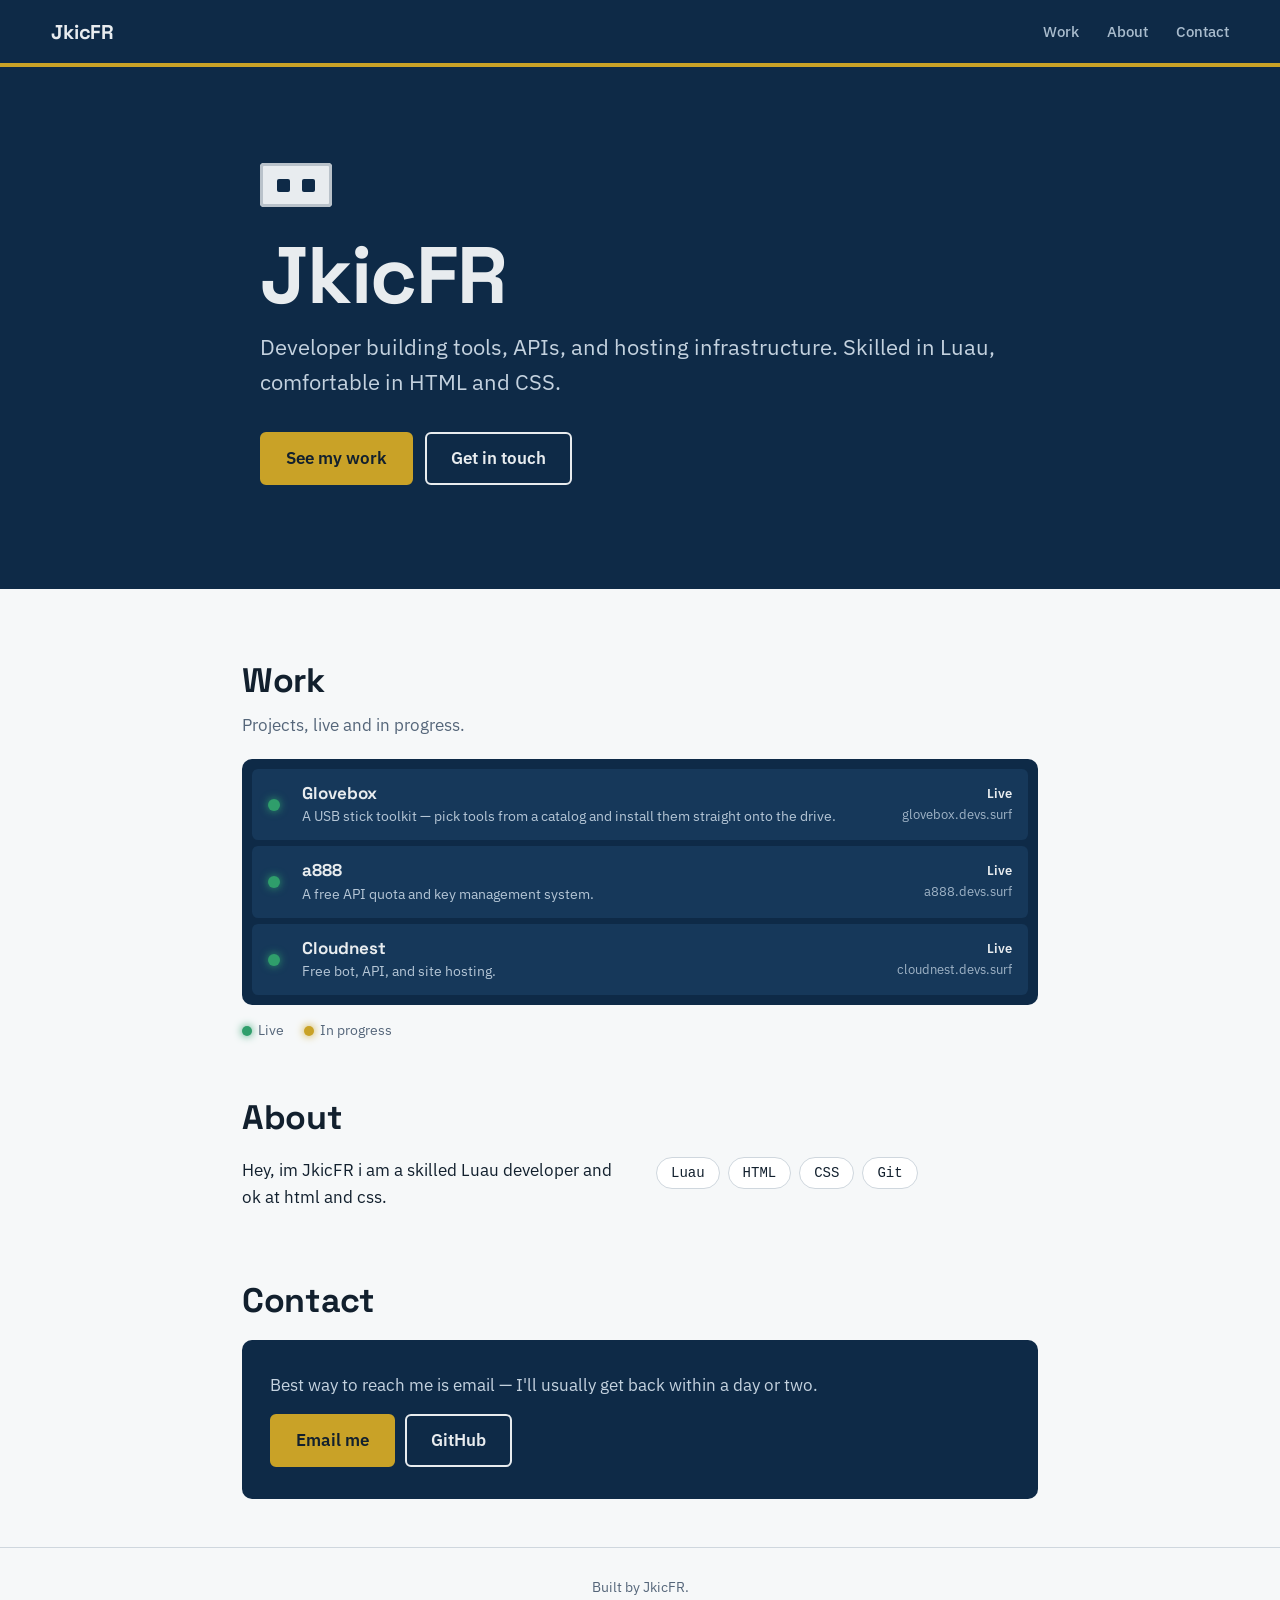
<file: index.html>
<!doctype html>
<html lang="en">
<head>
<meta charset="utf-8">
<meta name="viewport" content="width=device-width, initial-scale=1">
<title>JkicFR — Portfolio</title>
<link rel="preconnect" href="https://fonts.googleapis.com">
<link rel="preconnect" href="https://fonts.gstatic.com" crossorigin>
<link href="https://fonts.googleapis.com/css2?family=Space+Grotesk:wght@500;700&family=IBM+Plex+Sans:wght@400;500;600&display=swap" rel="stylesheet">
<link rel="stylesheet" href="style.css">
</head>
<body>

<nav class="nav">
  <a class="nav-brand" href="#top">JkicFR</a>
  <ul class="nav-links">
    <li><a href="#work">Work</a></li>
    <li><a href="#about">About</a></li>
    <li><a href="#contact">Contact</a></li>
  </ul>
</nav>

<header class="hero" id="top">
  <div class="hero-in">
    <div class="plug"><span></span><span></span></div>
    <h1>JkicFR</h1>
    <p class="lead">Developer building tools, APIs, and hosting infrastructure. Skilled in Luau, comfortable in HTML and CSS.</p>
    <div class="hero-actions">
      <a class="btn primary" href="#work">See my work</a>
      <a class="btn" href="#contact">Get in touch</a>
    </div>
  </div>
</header>

<main>

  <section class="block" id="work">
    <h2>Work</h2>
    <p class="sub">Projects, live and in progress.</p>

    <ul class="rack">
      <li class="slot">
        <span class="led"></span>
        <a href="https://glovebox.devs.surf" style="text-decoration:none; color:inherit;">
          <h3>Glovebox</h3>
          <p>A USB stick toolkit — pick tools from a catalog and install them straight onto the drive.</p>
        </a>
        <span class="side"><b>Live</b>glovebox.devs.surf</span>
      </li>
      <li class="slot">
        <span class="led"></span>
        <a href="https://a888.devs.surf" style="text-decoration:none; color:inherit;">
          <h3>a888</h3>
          <p>A free API quota and key management system.</p>
        </a>
        <span class="side"><b>Live</b>a888.devs.surf</span>
      </li>
      <li class="slot">
        <span class="led"></span>
        <a href="https://cloudnest.devs.surf" style="text-decoration:none; color:inherit;">
          <h3>Cloudnest</h3>
          <p>Free bot, API, and site hosting.</p>
        </a>
        <span class="side"><b>Live</b>cloudnest.devs.surf</span>
      </li>
    </ul>

    <ul class="legend">
      <li><span class="led"></span>Live</li>
      <li><span class="led wip"></span>In progress</li>
    </ul>
  </section>

  <section class="block" id="about">
    <h2>About</h2>
    <div class="about-grid">
      <div>
        <p>Hey, im JkicFR i am a skilled Luau developer and ok at html and css.</p>
      </div>
      <div>
        <ul class="skills">
          <li>Luau</li>
          <li>HTML</li>
          <li>CSS</li>
          <li>Git</li>
        </ul>
      </div>
    </div>
  </section>

  <section class="block" id="contact">
    <h2>Contact</h2>
    <div class="contact-panel">
      <p>Best way to reach me is email — I'll usually get back within a day or two.</p>
      <div class="contact-links">
        <a class="btn primary" href="mailto:admin@jkic.me">Email me</a>
        <a class="btn" href="https://github.com/silljoshua">GitHub</a>
      </div>
    </div>
  </section>

</main>

<footer class="foot">
  <p>Built by JkicFR.</p>
</footer>

</body>
</html>
</file>
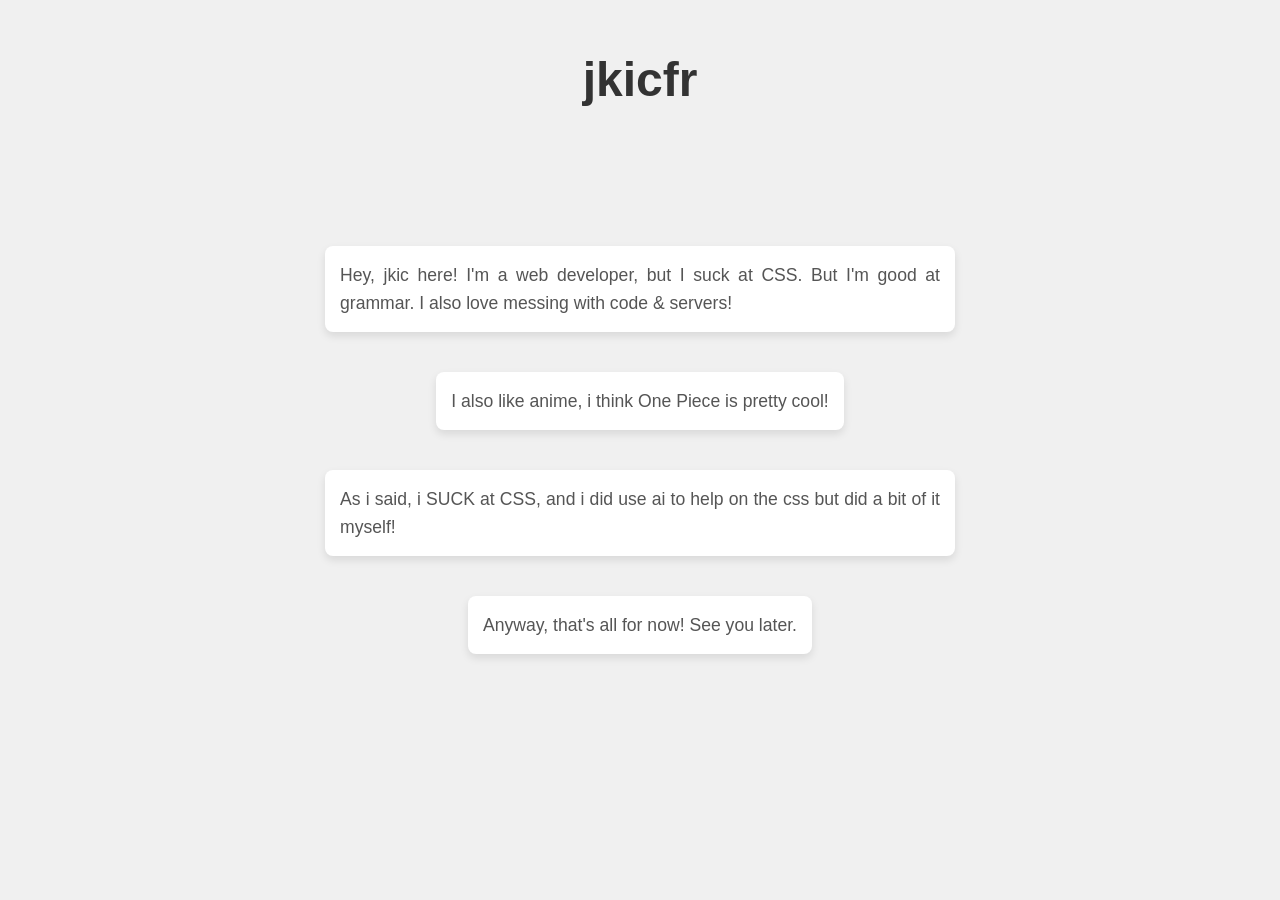
<file: pos.html>
<!DOCTYPE html>
<html lang="en">
<head>
    <meta charset="UTF-8">
    <meta name="viewport" content="width=device-width, initial-scale=1.0">
    <title>JkicFR Profile</title>
    <link rel="icon" type="image/x-icon" href="favicon.ico">
</head>
<body>
<h1>jkicfr</h1>
<p>Hey, jkic here! I'm a web developer, but I suck at CSS. But I'm good at grammar. I also love messing with code & servers!</p>
<p>I also like anime, i think One Piece is pretty cool!</p>
<p>As i said, i SUCK at CSS, and i did use ai to help on the css but did a bit of it myself!</p>
<p>Anyway, that's all for now! See you later.</p>
<link rel="stylesheet" href="pos.css">
</body>
</html>
</file>
<file: style.css>
:root {
  --chassis: #0e2a47;
  --chassis-2: #16385a;
  --silver: #e8ecef;
  --paper: #f6f8f9;
  --ink: #12202e;
  --muted: #55667a;
  --brass: #c9a227;
  --green: #2f9e6b;
  --line: #cfd7de;
  --font-head: "Space Grotesk", system-ui, sans-serif;
  --font-body: "IBM Plex Sans", system-ui, sans-serif;
  --font-mono: ui-monospace, SFMono-Regular, Menlo, Consolas, monospace;
}

* { box-sizing: border-box; }

body {
  margin: 0;
  background: var(--paper);
  color: var(--ink);
  font: 400 17px/1.6 var(--font-body);
}

.sr {
  position: absolute; width: 1px; height: 1px; overflow: hidden;
  clip: rect(0 0 0 0); white-space: nowrap;
}

code, pre { font-family: var(--font-mono); }
code { background: #e6ebef; padding: 1px 6px; border-radius: 4px; font-size: .9em; }

:focus-visible { outline: 3px solid #4aa3ff; outline-offset: 2px; }

a { color: inherit; }

/* ---------- nav ---------- */
.nav {
  background: var(--chassis);
  border-bottom: 4px solid var(--brass);
  padding: 18px clamp(16px, 4vw, 56px);
  display: flex; align-items: center; justify-content: space-between;
}
.nav-brand {
  font: 700 20px var(--font-head);
  color: var(--silver);
  text-decoration: none;
  letter-spacing: -0.01em;
}
.nav-links { display: flex; gap: 28px; list-style: none; margin: 0; padding: 0; }
.nav-links a {
  font: 500 15px var(--font-body);
  color: #a9bccd; text-decoration: none;
}
.nav-links a:hover { color: var(--silver); }

/* ---------- hero ---------- */
.hero {
  background: var(--chassis);
  color: var(--silver);
  padding: clamp(40px, 8vw, 96px) clamp(16px, 4vw, 56px) clamp(56px, 9vw, 104px);
}
.hero-in { max-width: 760px; margin: 0 auto; }

.plug {
  width: 72px; height: 44px;
  background: var(--silver);
  border-radius: 4px;
  display: flex; align-items: center; justify-content: center; gap: 12px;
  box-shadow: inset 0 0 0 3px #b9c2ca;
  margin-bottom: 28px;
}
.plug span { width: 13px; height: 13px; background: var(--chassis); border-radius: 2px; }

h1 {
  margin: 0 0 14px;
  font: 700 clamp(44px, 9vw, 80px)/1 var(--font-head);
  letter-spacing: -0.02em;
}
.lead { font-size: clamp(18px, 2.4vw, 22px); color: #c4d2df; max-width: 34em; margin: 0 0 32px; }

.fine { font-size: 14px; color: var(--muted); }
.hero .fine { color: #93a9bd; }
.hero .fine a { color: #c4d2df; }

.hero-actions { display: flex; gap: 12px; flex-wrap: wrap; }

.btn {
  font: 600 17px/1 var(--font-body);
  padding: 16px 24px;
  border-radius: 6px;
  border: 2px solid var(--silver);
  background: transparent;
  color: var(--silver);
  cursor: pointer;
  text-decoration: none;
  display: inline-block;
}
.btn.primary { background: var(--brass); border-color: var(--brass); color: var(--ink); }
.btn.primary:hover { background: #d8b23a; border-color: #d8b23a; }
.btn:not(.primary):hover { background: rgba(232,236,239,.1); }

/* ---------- sections ---------- */
main { max-width: 860px; margin: 0 auto; padding: 24px clamp(16px, 4vw, 32px) 40px; }
.block { padding: 48px 0 8px; }
h2 { font: 700 clamp(26px, 4vw, 34px)/1.15 var(--font-head); margin: 0 0 20px; letter-spacing: -0.01em; }
h3 { font: 700 20px/1.25 var(--font-head); margin: 0 0 6px; }
.sub { color: var(--muted); margin: -8px 0 20px; }

/* ---------- about ---------- */
.about-grid {
  display: grid; grid-template-columns: 1fr 1fr; gap: 32px; align-items: start;
}
.about-grid p { margin: 0 0 14px; color: var(--ink); }
.skills { list-style: none; margin: 0; padding: 0; display: flex; flex-wrap: wrap; gap: 8px; }
.skills li {
  font: 500 14px var(--font-mono);
  padding: 7px 14px; border-radius: 999px;
  border: 1.5px solid var(--line); background: #fff; color: var(--ink);
}

/* ---------- project rack ---------- */
.rack {
  list-style: none; margin: 0; padding: 10px;
  background: var(--chassis); border-radius: 10px;
  display: flex; flex-direction: column; gap: 6px;
}
.slot {
  display: grid; grid-template-columns: 18px 1fr auto; align-items: center; gap: 16px;
  background: var(--chassis-2); color: var(--silver);
  border-radius: 6px; padding: 14px 16px;
  text-decoration: none;
}
.led { width: 12px; height: 12px; border-radius: 50%; background: var(--green); box-shadow: 0 0 8px var(--green); }
.led.wip { background: var(--brass); box-shadow: 0 0 8px var(--brass); }
.slot h3 { font-size: 17px; margin: 0; color: var(--silver); }
.slot p { margin: 2px 0 0; color: #b5c6d6; font-size: 14px; line-height: 1.45; }
.side { text-align: right; font-size: 13px; color: #9fb3c6; white-space: nowrap; }
.side b { display: block; color: var(--silver); font-weight: 600; }

.legend { display: flex; gap: 20px; flex-wrap: wrap; font-size: 14px; color: var(--muted); margin: 14px 0 0; padding: 0; list-style: none; }
.legend .led { display: inline-block; vertical-align: -1px; margin-right: 6px; width: 10px; height: 10px; }

/* ---------- contact ---------- */
.contact-panel {
  background: var(--chassis); border-radius: 10px;
  padding: 32px 28px; color: var(--silver);
  display: flex; flex-direction: column; gap: 14px; align-items: flex-start;
}
.contact-panel p { margin: 0; color: #c4d2df; max-width: 40em; }
.contact-links { display: flex; gap: 10px; flex-wrap: wrap; }

.foot { border-top: 1px solid var(--line); text-align: center; padding: 28px 16px 40px; color: var(--muted); font-size: 14px; }
.foot p { margin: 0; }

@media (max-width: 620px) {
  .slot { grid-template-columns: 18px 1fr; }
  .side { grid-column: 2; text-align: left; }
  .about-grid { grid-template-columns: 1fr; }
  .nav-links { display: none; }
}
</file>
<file: pos.css>
body {
    font-family: Arial, sans-serif;
    margin: 0;
    padding: 0;
    display: flex;
    flex-direction: column;
    align-items: center;
    justify-content: center;
    min-height: 100vh;
    background-color: #f0f0f0;
}

h1 {
    position: absolute;
    top: 20px;
    left: 50%;
    transform: translateX(-50%);
    color: #333;
    font-size: 3em;
    text-align: center;
}

p {
    max-width: 600px;
    margin: 20px auto;
    padding: 15px;
    background-color: #fff;
    border-radius: 8px;
    box-shadow: 0 4px 8px rgba(0, 0, 0, 0.1);
    line-height: 1.6;
    color: #555;
    font-size: 1.1em;
    text-align: justify;
}
</file>
